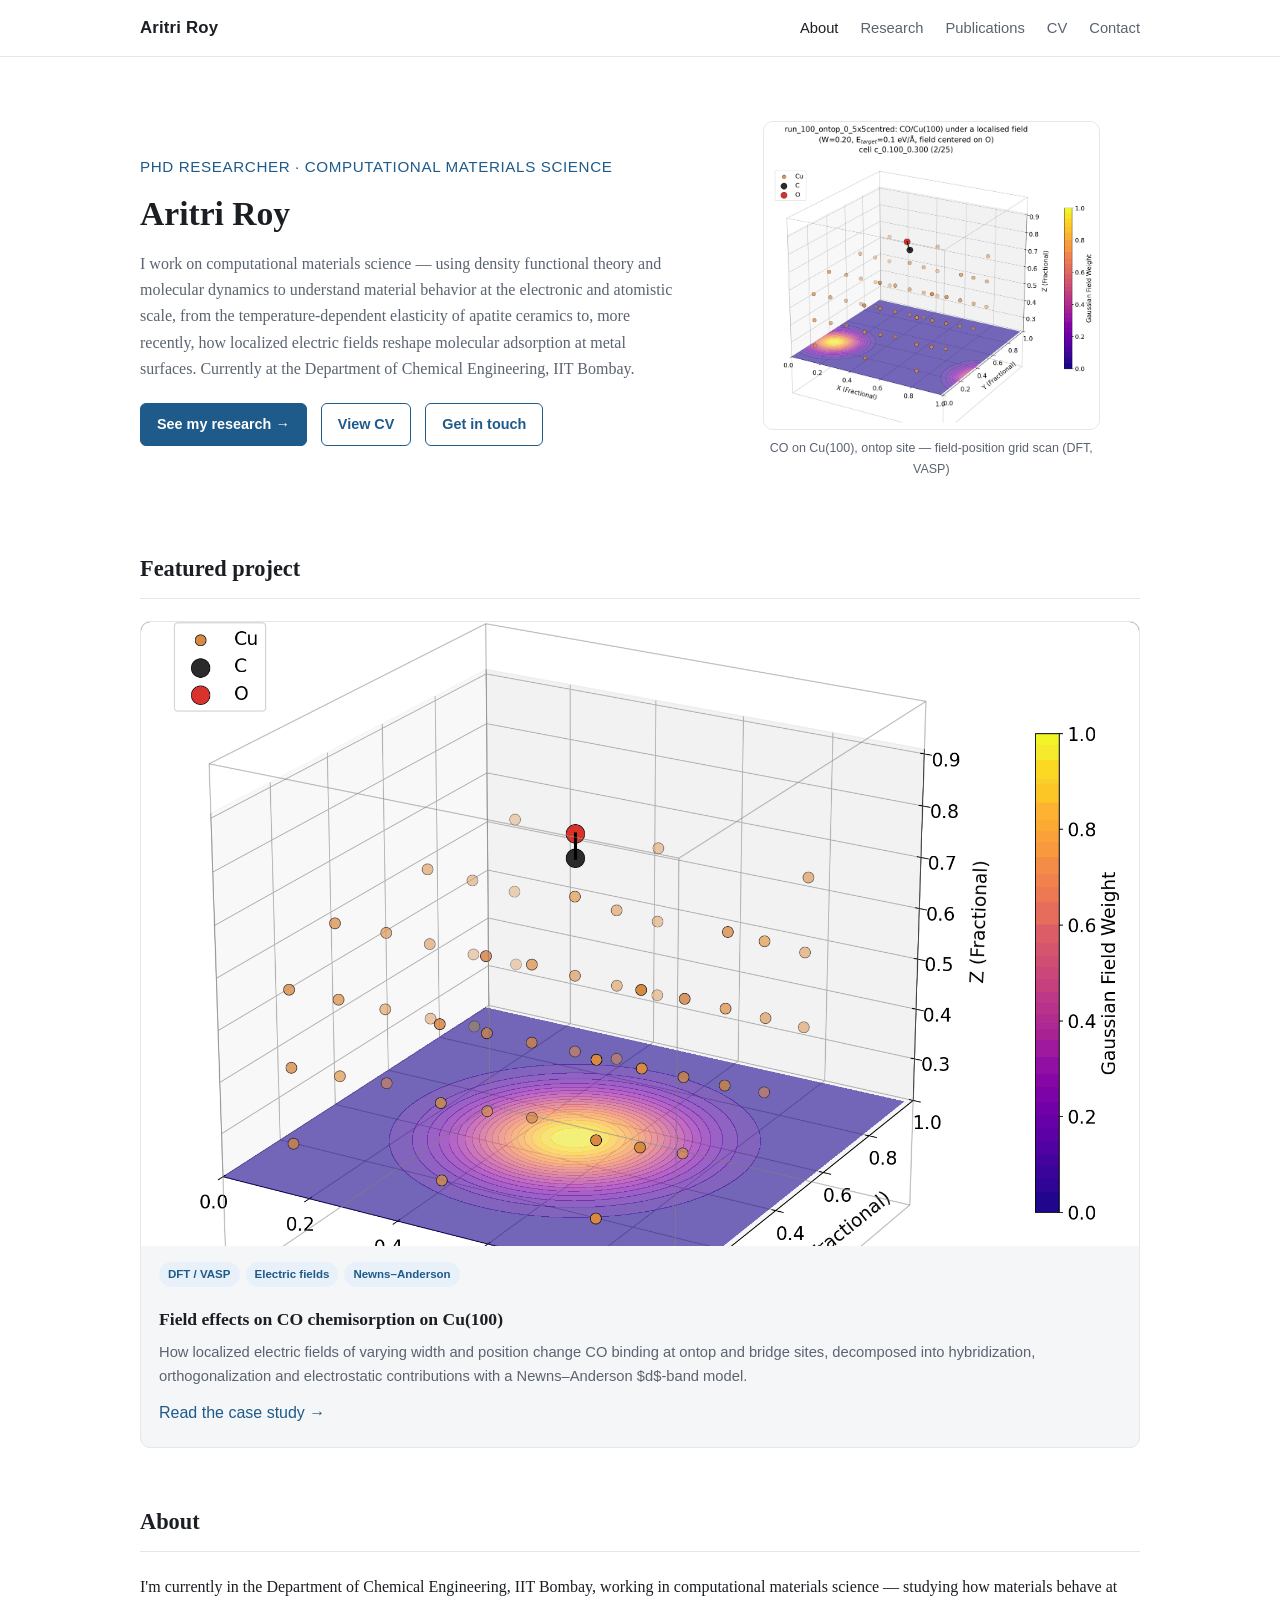
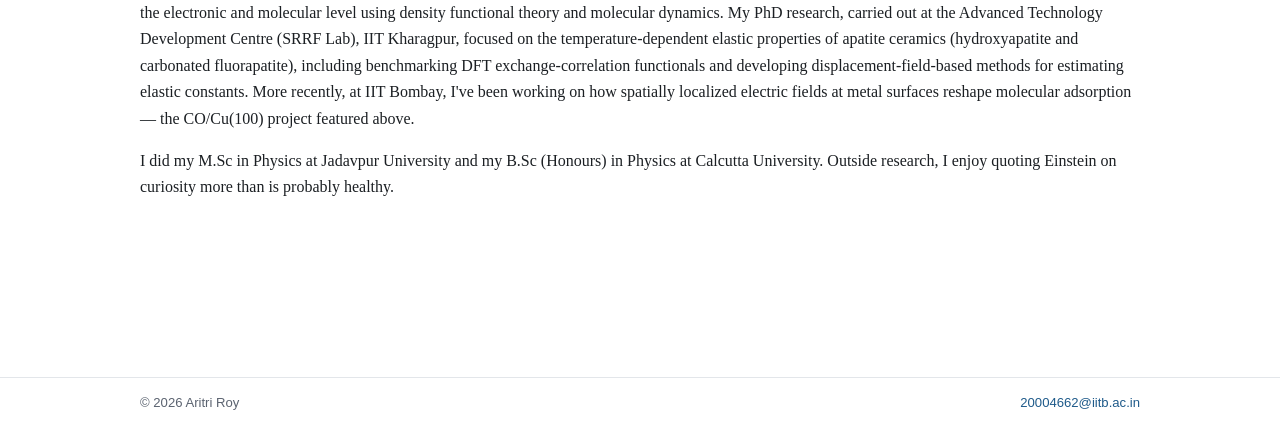
<file: index.html>
<!doctype html>
<html lang="en">
<head>
<meta charset="utf-8">
<meta name="viewport" content="width=device-width, initial-scale=1">
<title>Aritri Roy — PhD Researcher</title>
<meta name="description" content="Personal academic site of Aritri Roy, computational materials researcher (Dept. of Chemical Engineering, IIT Bombay) — density functional theory and molecular dynamics studies of ceramics and electrified interfaces.">
<link rel="stylesheet" href="css/style.css">
</head>
<body>
<header class="site-header">
  <nav class="nav-wrap">
    <a class="brand" href="index.html">Aritri Roy</a>
    <button class="nav-toggle" aria-label="Toggle menu">&#9776;</button>
    <ul class="nav-links">
      <li><a href="index.html">About</a></li>
      <li><a href="research.html">Research</a></li>
      <li><a href="publications.html">Publications</a></li>
      <li><a href="cv.html">CV</a></li>
      <li><a href="contact.html">Contact</a></li>
    </ul>
  </nav>
</header>

<main>
  <section class="hero">
    <div>
      <div class="tagline">PhD Researcher &middot; Computational Materials Science</div>
      <h1>Aritri Roy</h1>
      <p>
        I work on computational materials science &mdash; using density
        functional theory and molecular dynamics to understand material
        behavior at the electronic and atomistic scale, from the
        temperature-dependent elasticity of apatite ceramics to, more
        recently, how localized electric fields reshape molecular
        adsorption at metal surfaces. Currently at the Department of
        Chemical Engineering, IIT Bombay.
      </p>
      <div class="hero-links">
        <a class="btn filled" href="research.html">See my research &rarr;</a>
        <a class="btn" href="cv.html">View CV</a>
        <a class="btn" href="contact.html">Get in touch</a>
      </div>
    </div>
    <figure class="hero-figure">
      <img src="assets/img/ontop-5x5centred-grid.gif" alt="CO adsorbed on Cu(100), 3D structure under a scanned external field grid">
      <figcaption>CO on Cu(100), ontop site — field-position grid scan (DFT, VASP)</figcaption>
    </figure>
  </section>

  <section>
    <h2>Featured project</h2>
    <div class="project-grid">
      <div class="card">
        <img src="assets/img/ontop-5x5centred-widthscan.gif" alt="Width scan animation of the applied field over the CO/Cu(100) ontop structure">
        <div class="card-body">
          <div class="card-tags">
            <span class="tag">DFT / VASP</span>
            <span class="tag">Electric fields</span>
            <span class="tag">Newns&ndash;Anderson</span>
          </div>
          <h3>Field effects on CO chemisorption on Cu(100)</h3>
          <p>
            How localized electric fields of varying width and position
            change CO binding at ontop and bridge sites, decomposed into
            hybridization, orthogonalization and electrostatic
            contributions with a Newns&ndash;Anderson $d$-band model.
          </p>
          <a href="projects/co-cu100-field-effects.html">Read the case study &rarr;</a>
        </div>
      </div>
    </div>
  </section>

  <section>
    <h2>About</h2>
    <div class="prose">
      <p>
        I'm currently in the Department of Chemical Engineering, IIT
        Bombay, working in computational materials science &mdash;
        studying how materials behave at the electronic and molecular
        level using density functional theory and molecular dynamics. My
        PhD research, carried out at the Advanced Technology Development
        Centre (SRRF Lab), IIT Kharagpur, focused on the
        temperature-dependent elastic properties of apatite ceramics
        (hydroxyapatite and carbonated fluorapatite), including
        benchmarking DFT exchange-correlation functionals and developing
        displacement-field-based methods for estimating elastic constants.
        More recently, at IIT Bombay, I've been working on how spatially
        localized electric fields at metal surfaces reshape molecular
        adsorption &mdash; the CO/Cu(100) project featured above.
      </p>
      <p>
        I did my M.Sc in Physics at Jadavpur University and my B.Sc
        (Honours) in Physics at Calcutta University. Outside research, I
        enjoy quoting Einstein on curiosity more than is probably healthy.
      </p>
    </div>
  </section>
</main>

<footer class="site-footer">
  <div class="nav-wrap">
    <span>&copy; <span id="year"></span> Aritri Roy</span>
    <span><a href="contact.html">20004662@iitb.ac.in</a></span>
  </div>
</footer>
<script src="js/main.js"></script>
<script>document.getElementById("year").textContent = new Date().getFullYear();</script>
</body>
</html>
</file>
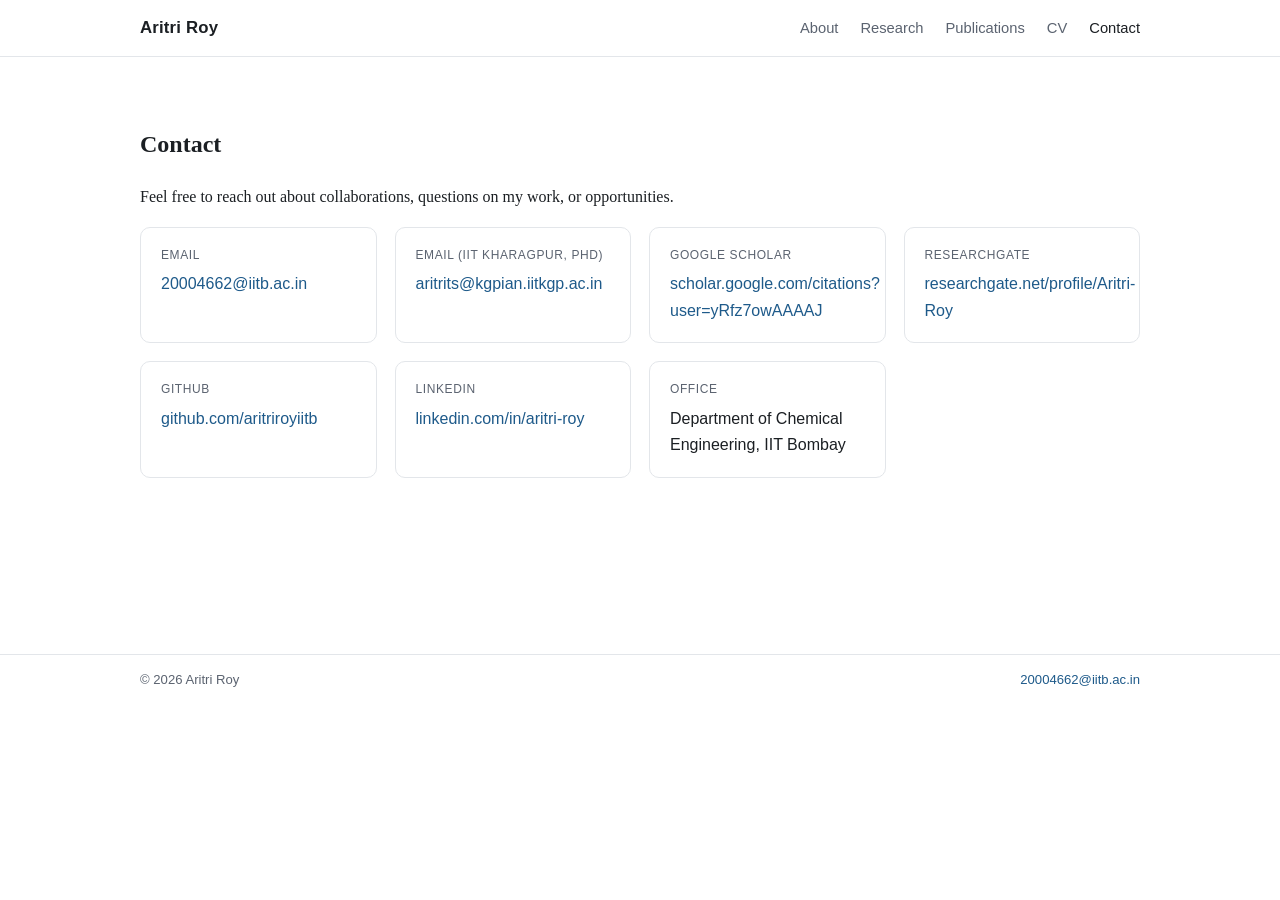
<file: contact.html>
<!doctype html>
<html lang="en">
<head>
<meta charset="utf-8">
<meta name="viewport" content="width=device-width, initial-scale=1">
<title>Contact — Aritri Roy</title>
<link rel="stylesheet" href="css/style.css">
</head>
<body>
<header class="site-header">
  <nav class="nav-wrap">
    <a class="brand" href="index.html">Aritri Roy</a>
    <button class="nav-toggle" aria-label="Toggle menu">&#9776;</button>
    <ul class="nav-links">
      <li><a href="index.html">About</a></li>
      <li><a href="research.html">Research</a></li>
      <li><a href="publications.html">Publications</a></li>
      <li><a href="cv.html">CV</a></li>
      <li><a href="contact.html">Contact</a></li>
    </ul>
  </nav>
</header>

<main>
  <section>
    <h1>Contact</h1>
    <p class="prose">Feel free to reach out about collaborations, questions on my work, or opportunities.</p>

    <div class="contact-grid">
      <div class="contact-card">
        <div class="label">Email</div>
        <a href="mailto:20004662@iitb.ac.in">20004662@iitb.ac.in</a>
      </div>
      <div class="contact-card">
        <div class="label">Email (IIT Kharagpur, PhD)</div>
        <a href="mailto:aritrits@kgpian.iitkgp.ac.in">aritrits@kgpian.iitkgp.ac.in</a>
      </div>
      <div class="contact-card">
        <div class="label">Google Scholar</div>
        <a href="https://scholar.google.com/citations?user=yRfz7owAAAAJ&hl=en">scholar.google.com/citations?user=yRfz7owAAAAJ</a>
      </div>
      <div class="contact-card">
        <div class="label">ResearchGate</div>
        <a href="https://www.researchgate.net/profile/Aritri-Roy">researchgate.net/profile/Aritri-Roy</a>
      </div>
      <div class="contact-card">
        <div class="label">GitHub</div>
        <a href="https://github.com/aritriroyiitb">github.com/aritriroyiitb</a>
      </div>
      <div class="contact-card">
        <div class="label">LinkedIn</div>
        <a href="https://www.linkedin.com/in/aritri-roy-08142a177/">linkedin.com/in/aritri-roy</a>
      </div>
      <div class="contact-card">
        <div class="label">Office</div>
        <span>Department of Chemical Engineering, IIT Bombay</span>
      </div>
    </div>
  </section>
</main>

<footer class="site-footer">
  <div class="nav-wrap">
    <span>&copy; <span id="year"></span> Aritri Roy</span>
    <span><a href="contact.html">20004662@iitb.ac.in</a></span>
  </div>
</footer>
<script src="js/main.js"></script>
<script>document.getElementById("year").textContent = new Date().getFullYear();</script>
</body>
</html>
</file>
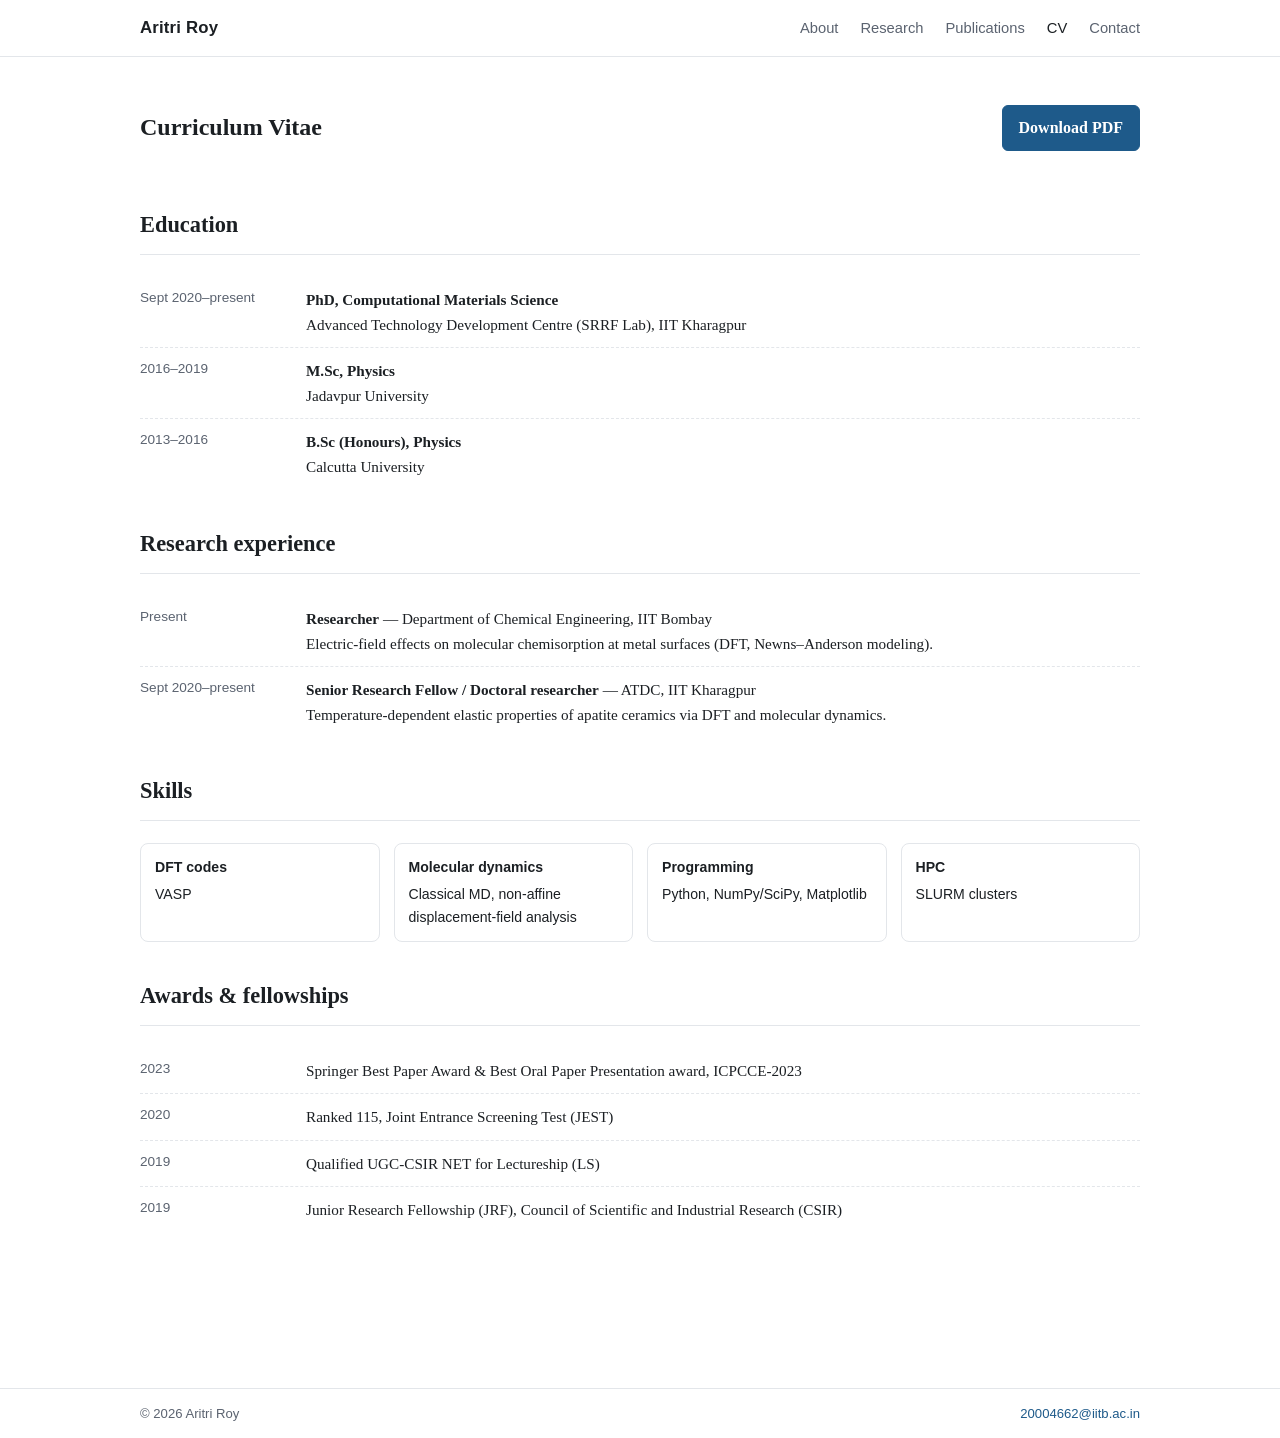
<file: cv.html>
<!doctype html>
<html lang="en">
<head>
<meta charset="utf-8">
<meta name="viewport" content="width=device-width, initial-scale=1">
<title>CV — Aritri Roy</title>
<link rel="stylesheet" href="css/style.css">
</head>
<body>
<header class="site-header">
  <nav class="nav-wrap">
    <a class="brand" href="index.html">Aritri Roy</a>
    <button class="nav-toggle" aria-label="Toggle menu">&#9776;</button>
    <ul class="nav-links">
      <li><a href="index.html">About</a></li>
      <li><a href="research.html">Research</a></li>
      <li><a href="publications.html">Publications</a></li>
      <li><a href="cv.html">CV</a></li>
      <li><a href="contact.html">Contact</a></li>
    </ul>
  </nav>
</header>

<main>
  <section style="display:flex; justify-content:space-between; align-items:center; flex-wrap:wrap; gap:14px;">
    <h1 style="margin:0;">Curriculum Vitae</h1>
    <a class="btn filled" href="https://drive.google.com/file/d/1f4Oh1YoYyNCXpkqY3kNByIlD_nodIgKc/view?usp=drive_link">Download PDF</a>
  </section>

  <section class="cv-section">
    <h2>Education</h2>
    <ul class="cv-list">
      <li><span class="when">Sept 2020&ndash;present</span><span><strong>PhD, Computational Materials Science</strong><br>Advanced Technology Development Centre (SRRF Lab), IIT Kharagpur</span></li>
      <li><span class="when">2016&ndash;2019</span><span><strong>M.Sc, Physics</strong><br>Jadavpur University</span></li>
      <li><span class="when">2013&ndash;2016</span><span><strong>B.Sc (Honours), Physics</strong><br>Calcutta University</span></li>
    </ul>
  </section>

  <section class="cv-section">
    <h2>Research experience</h2>
    <ul class="cv-list">
      <li><span class="when">Present</span><span><strong>Researcher</strong> &mdash; Department of Chemical Engineering, IIT Bombay<br>Electric-field effects on molecular chemisorption at metal surfaces (DFT, Newns&ndash;Anderson modeling).</span></li>
      <li><span class="when">Sept 2020&ndash;present</span><span><strong>Senior Research Fellow / Doctoral researcher</strong> &mdash; ATDC, IIT Kharagpur<br>Temperature-dependent elastic properties of apatite ceramics via DFT and molecular dynamics.</span></li>
    </ul>
  </section>

  <section class="cv-section">
    <h2>Skills</h2>
    <div class="skills-grid">
      <div class="skill-box"><strong>DFT codes</strong>VASP</div>
      <div class="skill-box"><strong>Molecular dynamics</strong>Classical MD, non-affine displacement-field analysis</div>
      <div class="skill-box"><strong>Programming</strong>Python, NumPy/SciPy, Matplotlib</div>
      <div class="skill-box"><strong>HPC</strong>SLURM clusters</div>
    </div>
  </section>

  <section class="cv-section">
    <h2>Awards &amp; fellowships</h2>
    <ul class="cv-list">
      <li><span class="when">2023</span><span>Springer Best Paper Award &amp; Best Oral Paper Presentation award, ICPCCE-2023</span></li>
      <li><span class="when">2020</span><span>Ranked 115, Joint Entrance Screening Test (JEST)</span></li>
      <li><span class="when">2019</span><span>Qualified UGC-CSIR NET for Lectureship (LS)</span></li>
      <li><span class="when">2019</span><span>Junior Research Fellowship (JRF), Council of Scientific and Industrial Research (CSIR)</span></li>
    </ul>
  </section>
</main>

<footer class="site-footer">
  <div class="nav-wrap">
    <span>&copy; <span id="year"></span> Aritri Roy</span>
    <span><a href="contact.html">20004662@iitb.ac.in</a></span>
  </div>
</footer>
<script src="js/main.js"></script>
<script>document.getElementById("year").textContent = new Date().getFullYear();</script>
</body>
</html>
</file>
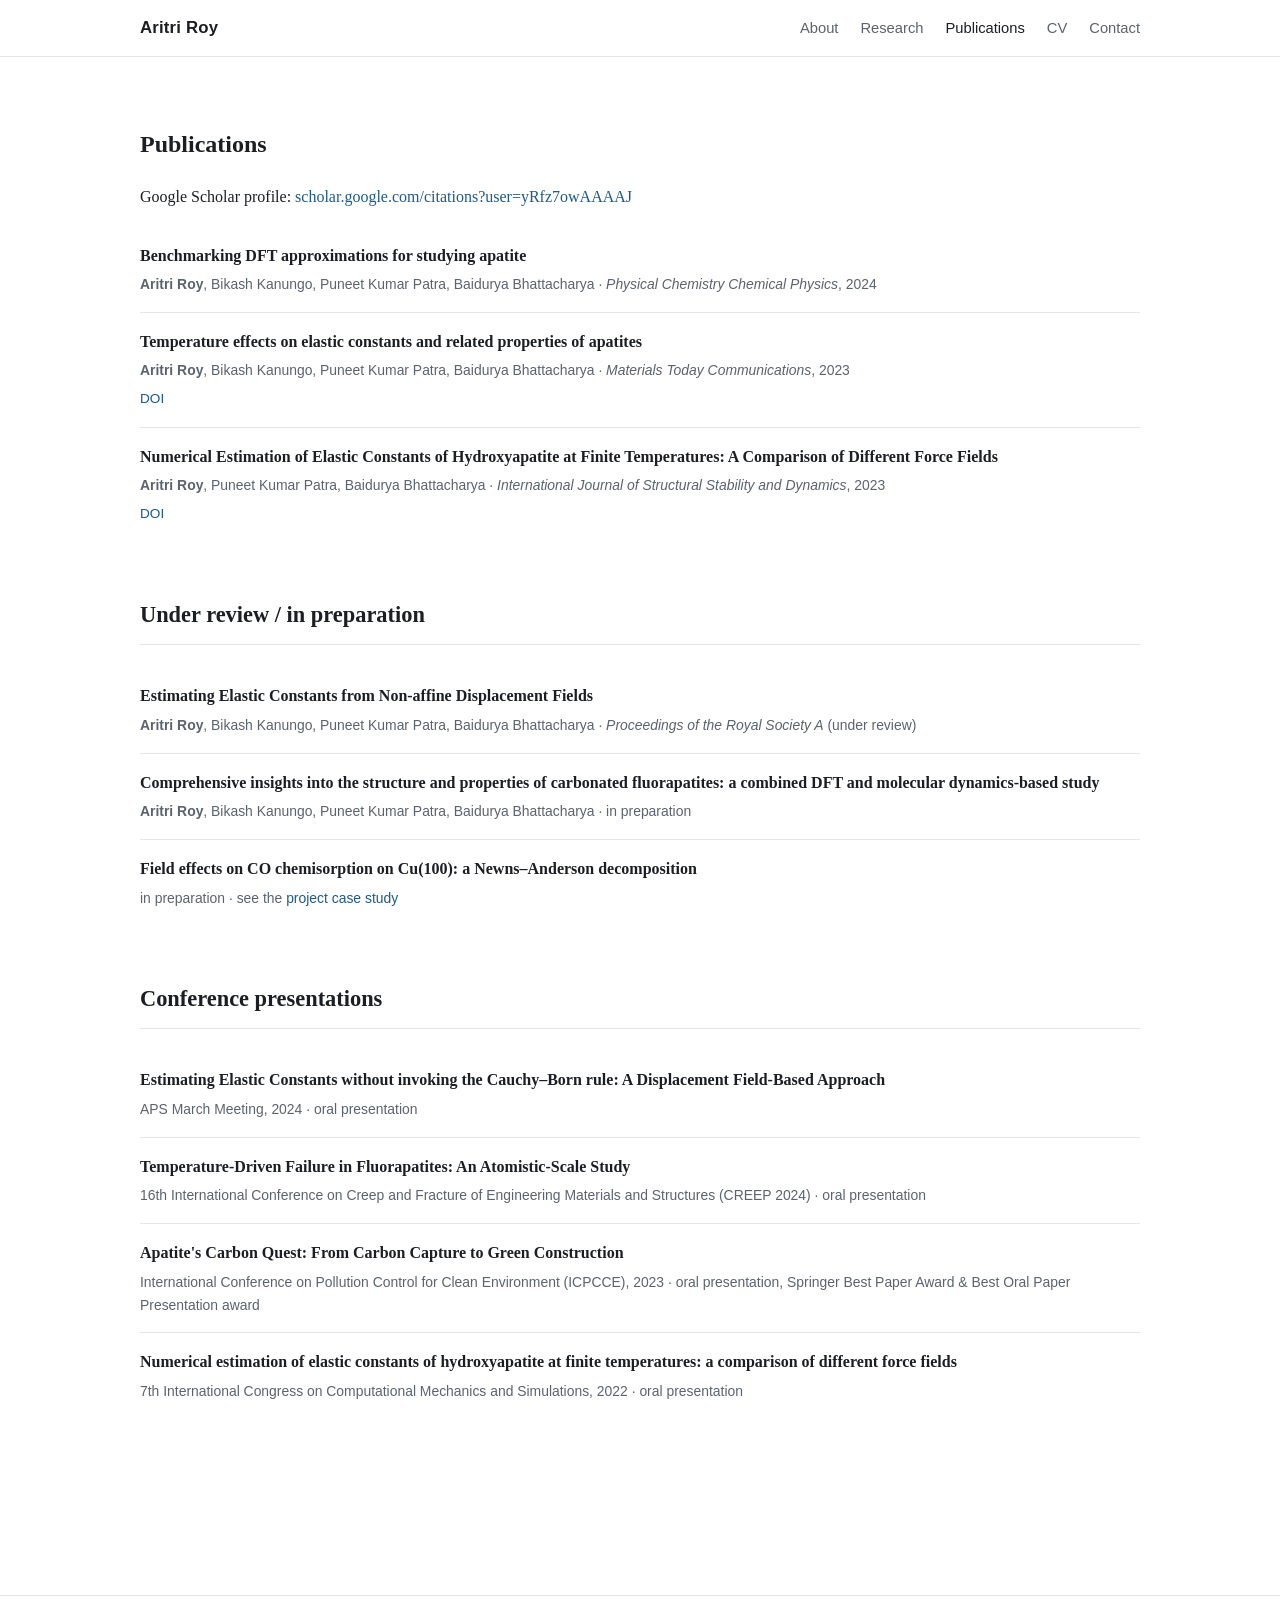
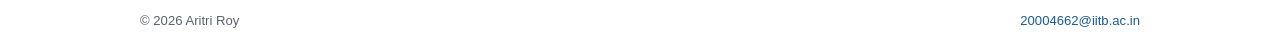
<file: publications.html>
<!doctype html>
<html lang="en">
<head>
<meta charset="utf-8">
<meta name="viewport" content="width=device-width, initial-scale=1">
<title>Publications — Aritri Roy</title>
<link rel="stylesheet" href="css/style.css">
</head>
<body>
<header class="site-header">
  <nav class="nav-wrap">
    <a class="brand" href="index.html">Aritri Roy</a>
    <button class="nav-toggle" aria-label="Toggle menu">&#9776;</button>
    <ul class="nav-links">
      <li><a href="index.html">About</a></li>
      <li><a href="research.html">Research</a></li>
      <li><a href="publications.html">Publications</a></li>
      <li><a href="cv.html">CV</a></li>
      <li><a href="contact.html">Contact</a></li>
    </ul>
  </nav>
</header>

<main>
  <section>
    <h1>Publications</h1>
    <p class="prose">Google Scholar profile: <a href="https://scholar.google.com/citations?user=yRfz7owAAAAJ&amp;hl=en">scholar.google.com/citations?user=yRfz7owAAAAJ</a></p>

    <ul class="pub-list">
      <li>
        <div class="pub-title">Benchmarking DFT approximations for studying apatite</div>
        <div class="pub-meta"><strong>Aritri Roy</strong>, Bikash Kanungo, Puneet Kumar Patra, Baidurya Bhattacharya &middot; <em>Physical Chemistry Chemical Physics</em>, 2024</div>
      </li>
      <li>
        <div class="pub-title">Temperature effects on elastic constants and related properties of apatites</div>
        <div class="pub-meta"><strong>Aritri Roy</strong>, Bikash Kanungo, Puneet Kumar Patra, Baidurya Bhattacharya &middot; <em>Materials Today Communications</em>, 2023</div>
        <div class="pub-links">
          <a href="https://doi.org/10.1016/j.mtcomm.2023.106223">DOI</a>
        </div>
      </li>
      <li>
        <div class="pub-title">Numerical Estimation of Elastic Constants of Hydroxyapatite at Finite Temperatures: A Comparison of Different Force Fields</div>
        <div class="pub-meta"><strong>Aritri Roy</strong>, Puneet Kumar Patra, Baidurya Bhattacharya &middot; <em>International Journal of Structural Stability and Dynamics</em>, 2023</div>
        <div class="pub-links">
          <a href="https://doi.org/10.1142/S0219455424400017">DOI</a>
        </div>
      </li>
    </ul>
  </section>

  <section>
    <h2>Under review / in preparation</h2>
    <ul class="pub-list">
      <li>
        <div class="pub-title">Estimating Elastic Constants from Non-affine Displacement Fields</div>
        <div class="pub-meta"><strong>Aritri Roy</strong>, Bikash Kanungo, Puneet Kumar Patra, Baidurya Bhattacharya &middot; <em>Proceedings of the Royal Society A</em> (under review)</div>
      </li>
      <li>
        <div class="pub-title">Comprehensive insights into the structure and properties of carbonated fluorapatites: a combined DFT and molecular dynamics-based study</div>
        <div class="pub-meta"><strong>Aritri Roy</strong>, Bikash Kanungo, Puneet Kumar Patra, Baidurya Bhattacharya &middot; in preparation</div>
      </li>
      <li>
        <div class="pub-title">Field effects on CO chemisorption on Cu(100): a Newns&ndash;Anderson decomposition</div>
        <div class="pub-meta">in preparation &middot; see the <a href="projects/co-cu100-field-effects.html">project case study</a></div>
      </li>
    </ul>
  </section>

  <section>
    <h2>Conference presentations</h2>
    <ul class="pub-list">
      <li>
        <div class="pub-title">Estimating Elastic Constants without invoking the Cauchy&ndash;Born rule: A Displacement Field-Based Approach</div>
        <div class="pub-meta">APS March Meeting, 2024 &middot; oral presentation</div>
      </li>
      <li>
        <div class="pub-title">Temperature-Driven Failure in Fluorapatites: An Atomistic-Scale Study</div>
        <div class="pub-meta">16th International Conference on Creep and Fracture of Engineering Materials and Structures (CREEP 2024) &middot; oral presentation</div>
      </li>
      <li>
        <div class="pub-title">Apatite's Carbon Quest: From Carbon Capture to Green Construction</div>
        <div class="pub-meta">International Conference on Pollution Control for Clean Environment (ICPCCE), 2023 &middot; oral presentation, Springer Best Paper Award &amp; Best Oral Paper Presentation award</div>
      </li>
      <li>
        <div class="pub-title">Numerical estimation of elastic constants of hydroxyapatite at finite temperatures: a comparison of different force fields</div>
        <div class="pub-meta">7th International Congress on Computational Mechanics and Simulations, 2022 &middot; oral presentation</div>
      </li>
    </ul>
  </section>
</main>

<footer class="site-footer">
  <div class="nav-wrap">
    <span>&copy; <span id="year"></span> Aritri Roy</span>
    <span><a href="contact.html">20004662@iitb.ac.in</a></span>
  </div>
</footer>
<script src="js/main.js"></script>
<script>document.getElementById("year").textContent = new Date().getFullYear();</script>
</body>
</html>
</file>
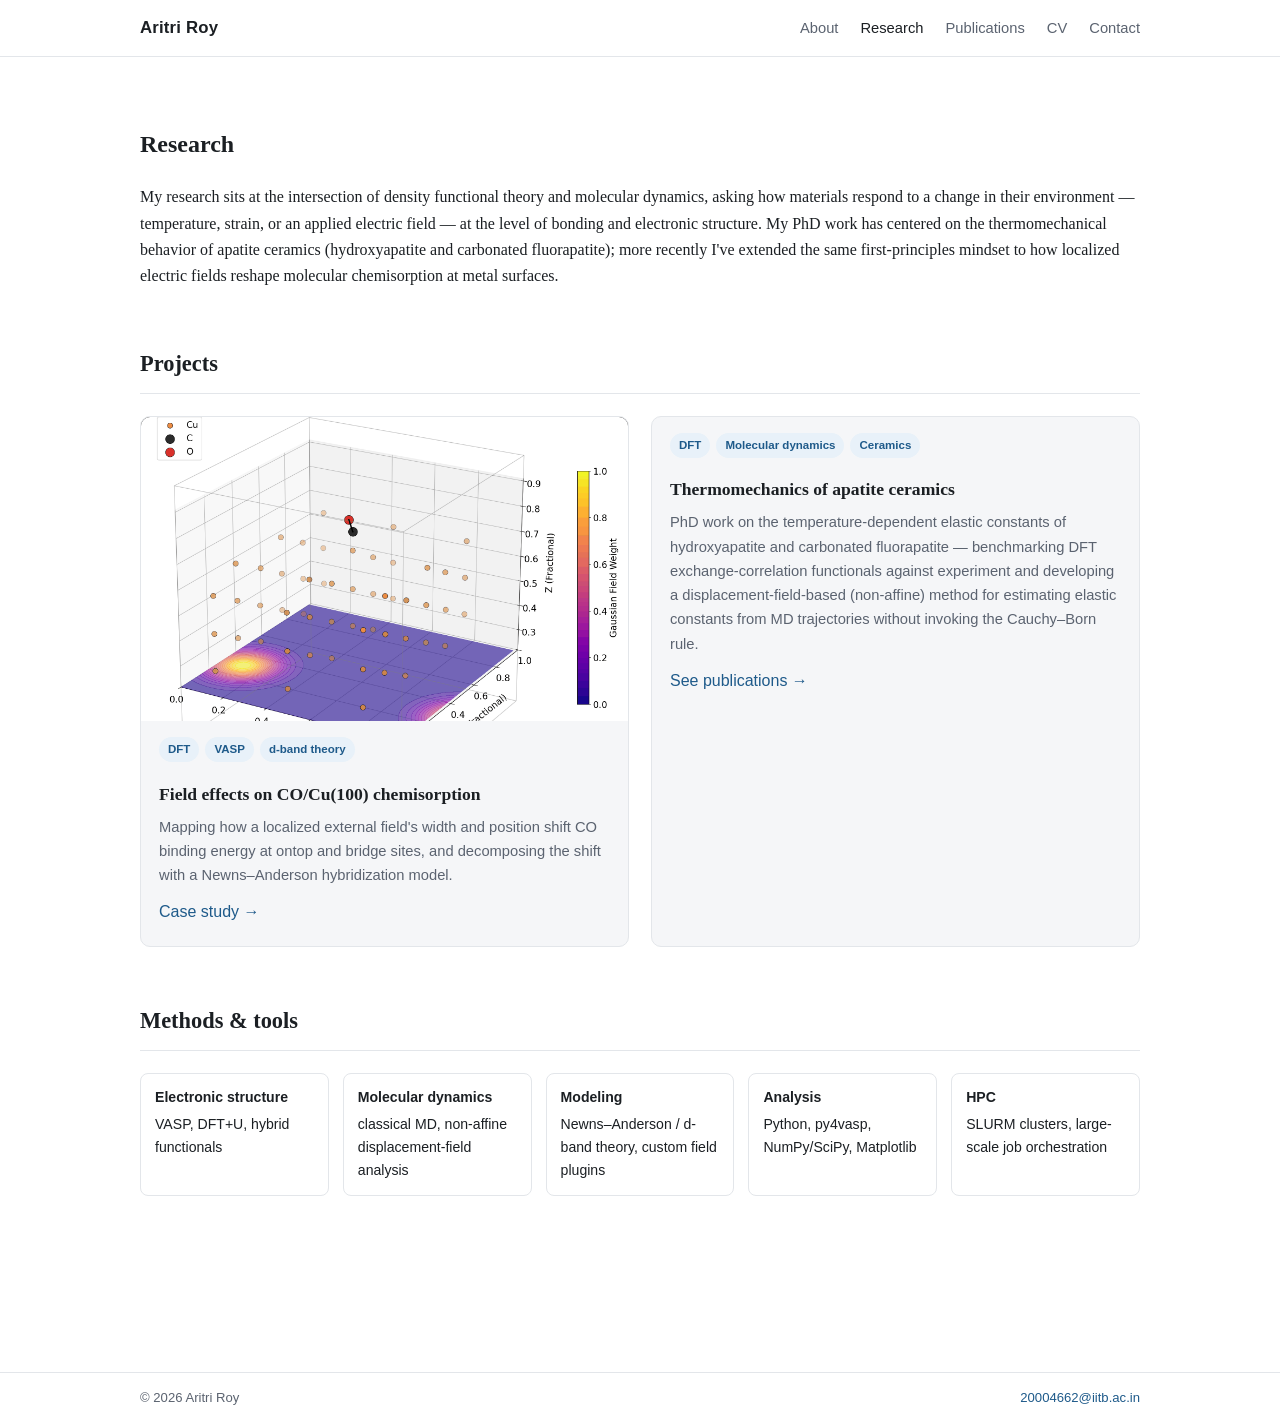
<file: research.html>
<!doctype html>
<html lang="en">
<head>
<meta charset="utf-8">
<meta name="viewport" content="width=device-width, initial-scale=1">
<title>Research — Aritri Roy</title>
<link rel="stylesheet" href="css/style.css">
</head>
<body>
<header class="site-header">
  <nav class="nav-wrap">
    <a class="brand" href="index.html">Aritri Roy</a>
    <button class="nav-toggle" aria-label="Toggle menu">&#9776;</button>
    <ul class="nav-links">
      <li><a href="index.html">About</a></li>
      <li><a href="research.html">Research</a></li>
      <li><a href="publications.html">Publications</a></li>
      <li><a href="cv.html">CV</a></li>
      <li><a href="contact.html">Contact</a></li>
    </ul>
  </nav>
</header>

<main>
  <section>
    <h1>Research</h1>
    <p class="prose">
      My research sits at the intersection of density functional theory
      and molecular dynamics, asking how materials respond to a change in
      their environment &mdash; temperature, strain, or an applied electric
      field &mdash; at the level of bonding and electronic structure. My
      PhD work has centered on the thermomechanical behavior of apatite
      ceramics (hydroxyapatite and carbonated fluorapatite); more recently
      I've extended the same first-principles mindset to how localized
      electric fields reshape molecular chemisorption at metal surfaces.
    </p>
  </section>

  <section>
    <h2>Projects</h2>
    <div class="project-grid">

      <div class="card">
        <img src="assets/img/ontop-5x5centred-grid.gif" alt="CO/Cu(100) field-position grid scan">
        <div class="card-body">
          <div class="card-tags">
            <span class="tag">DFT</span><span class="tag">VASP</span><span class="tag">d-band theory</span>
          </div>
          <h3>Field effects on CO/Cu(100) chemisorption</h3>
          <p>Mapping how a localized external field's width and position shift
             CO binding energy at ontop and bridge sites, and decomposing the
             shift with a Newns&ndash;Anderson hybridization model.</p>
          <a href="projects/co-cu100-field-effects.html">Case study &rarr;</a>
        </div>
      </div>

      <div class="card">
        <div class="card-body">
          <div class="card-tags">
            <span class="tag">DFT</span><span class="tag">Molecular dynamics</span><span class="tag">Ceramics</span>
          </div>
          <h3>Thermomechanics of apatite ceramics</h3>
          <p>PhD work on the temperature-dependent elastic constants of
             hydroxyapatite and carbonated fluorapatite &mdash; benchmarking
             DFT exchange-correlation functionals against experiment and
             developing a displacement-field-based (non-affine) method for
             estimating elastic constants from MD trajectories without
             invoking the Cauchy&ndash;Born rule.</p>
          <a href="publications.html">See publications &rarr;</a>
        </div>
      </div>

    </div>
  </section>

  <section>
    <h2>Methods &amp; tools</h2>
    <div class="skills-grid">
      <div class="skill-box"><strong>Electronic structure</strong>VASP, DFT+U, hybrid functionals</div>
      <div class="skill-box"><strong>Molecular dynamics</strong>classical MD, non-affine displacement-field analysis</div>
      <div class="skill-box"><strong>Modeling</strong>Newns&ndash;Anderson / d-band theory, custom field plugins</div>
      <div class="skill-box"><strong>Analysis</strong>Python, py4vasp, NumPy/SciPy, Matplotlib</div>
      <div class="skill-box"><strong>HPC</strong>SLURM clusters, large-scale job orchestration</div>
    </div>
  </section>
</main>

<footer class="site-footer">
  <div class="nav-wrap">
    <span>&copy; <span id="year"></span> Aritri Roy</span>
    <span><a href="contact.html">20004662@iitb.ac.in</a></span>
  </div>
</footer>
<script src="js/main.js"></script>
<script>document.getElementById("year").textContent = new Date().getFullYear();</script>
</body>
</html>
</file>
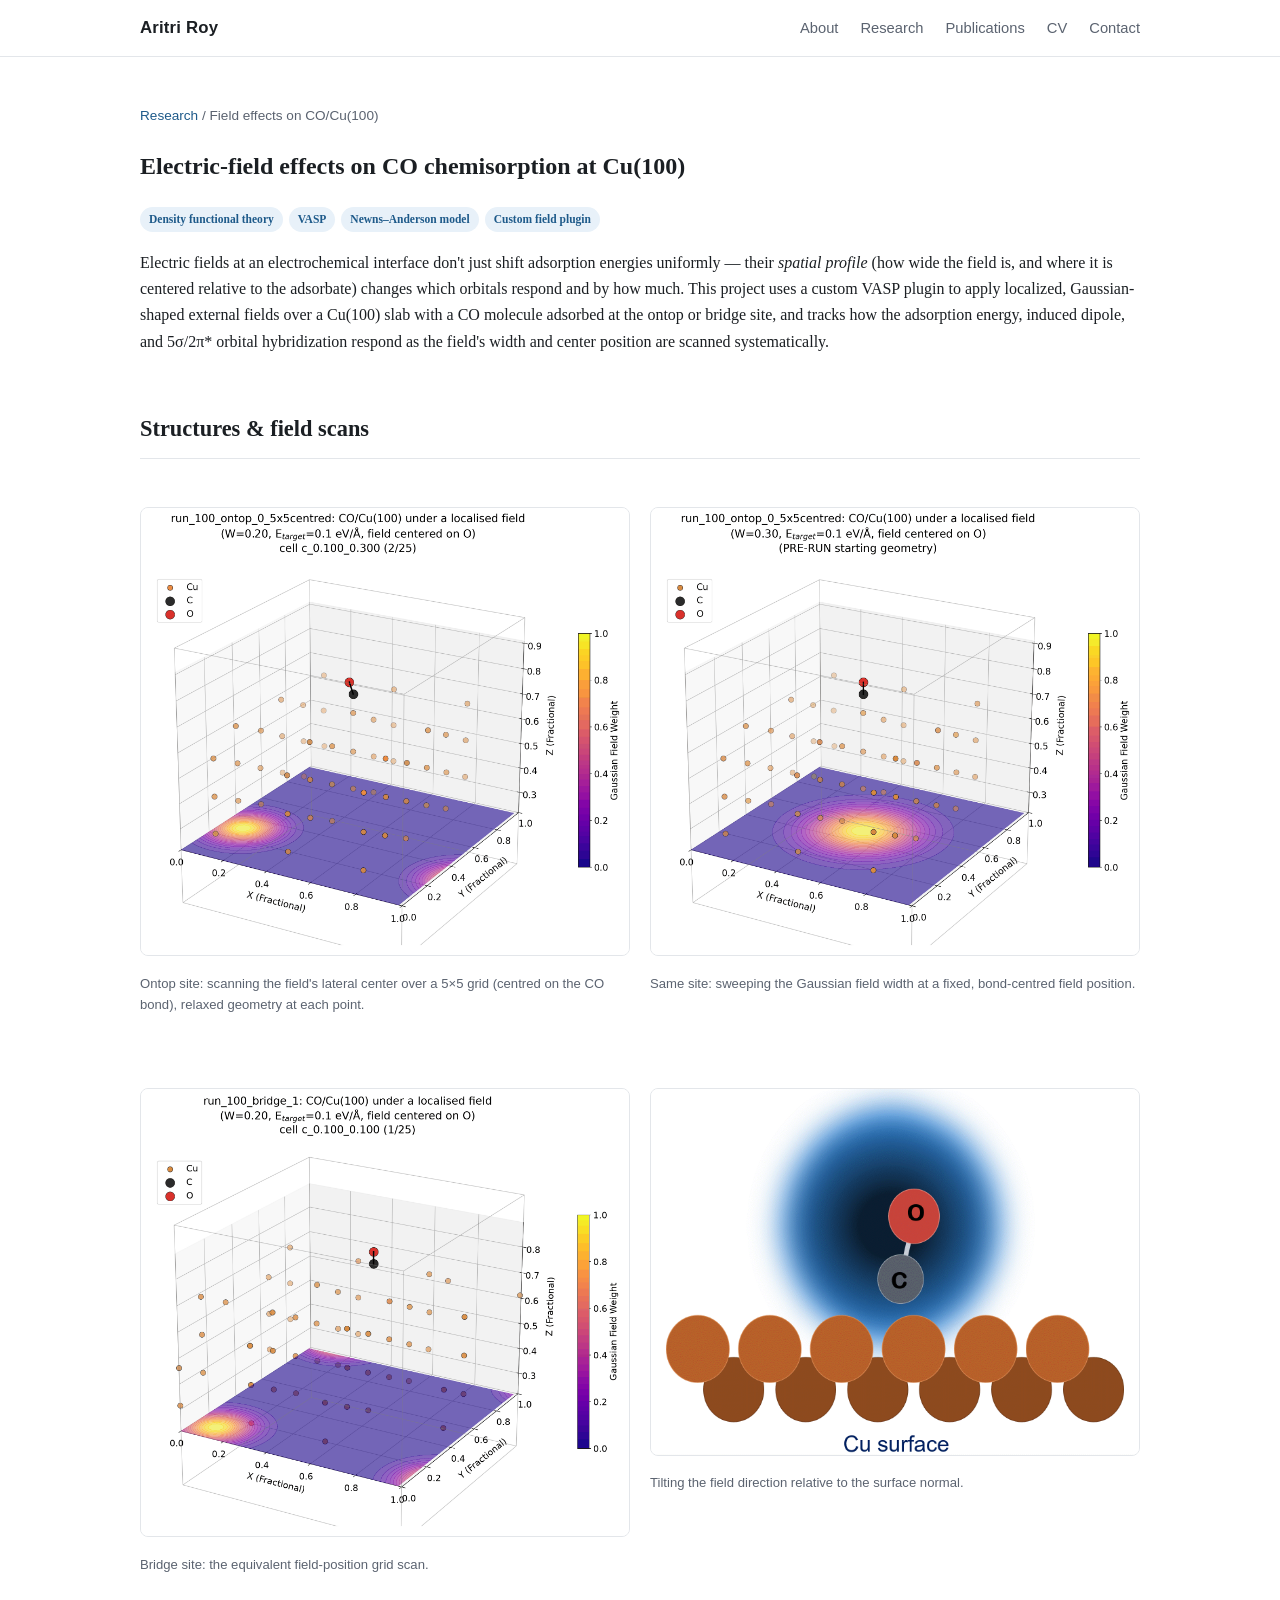
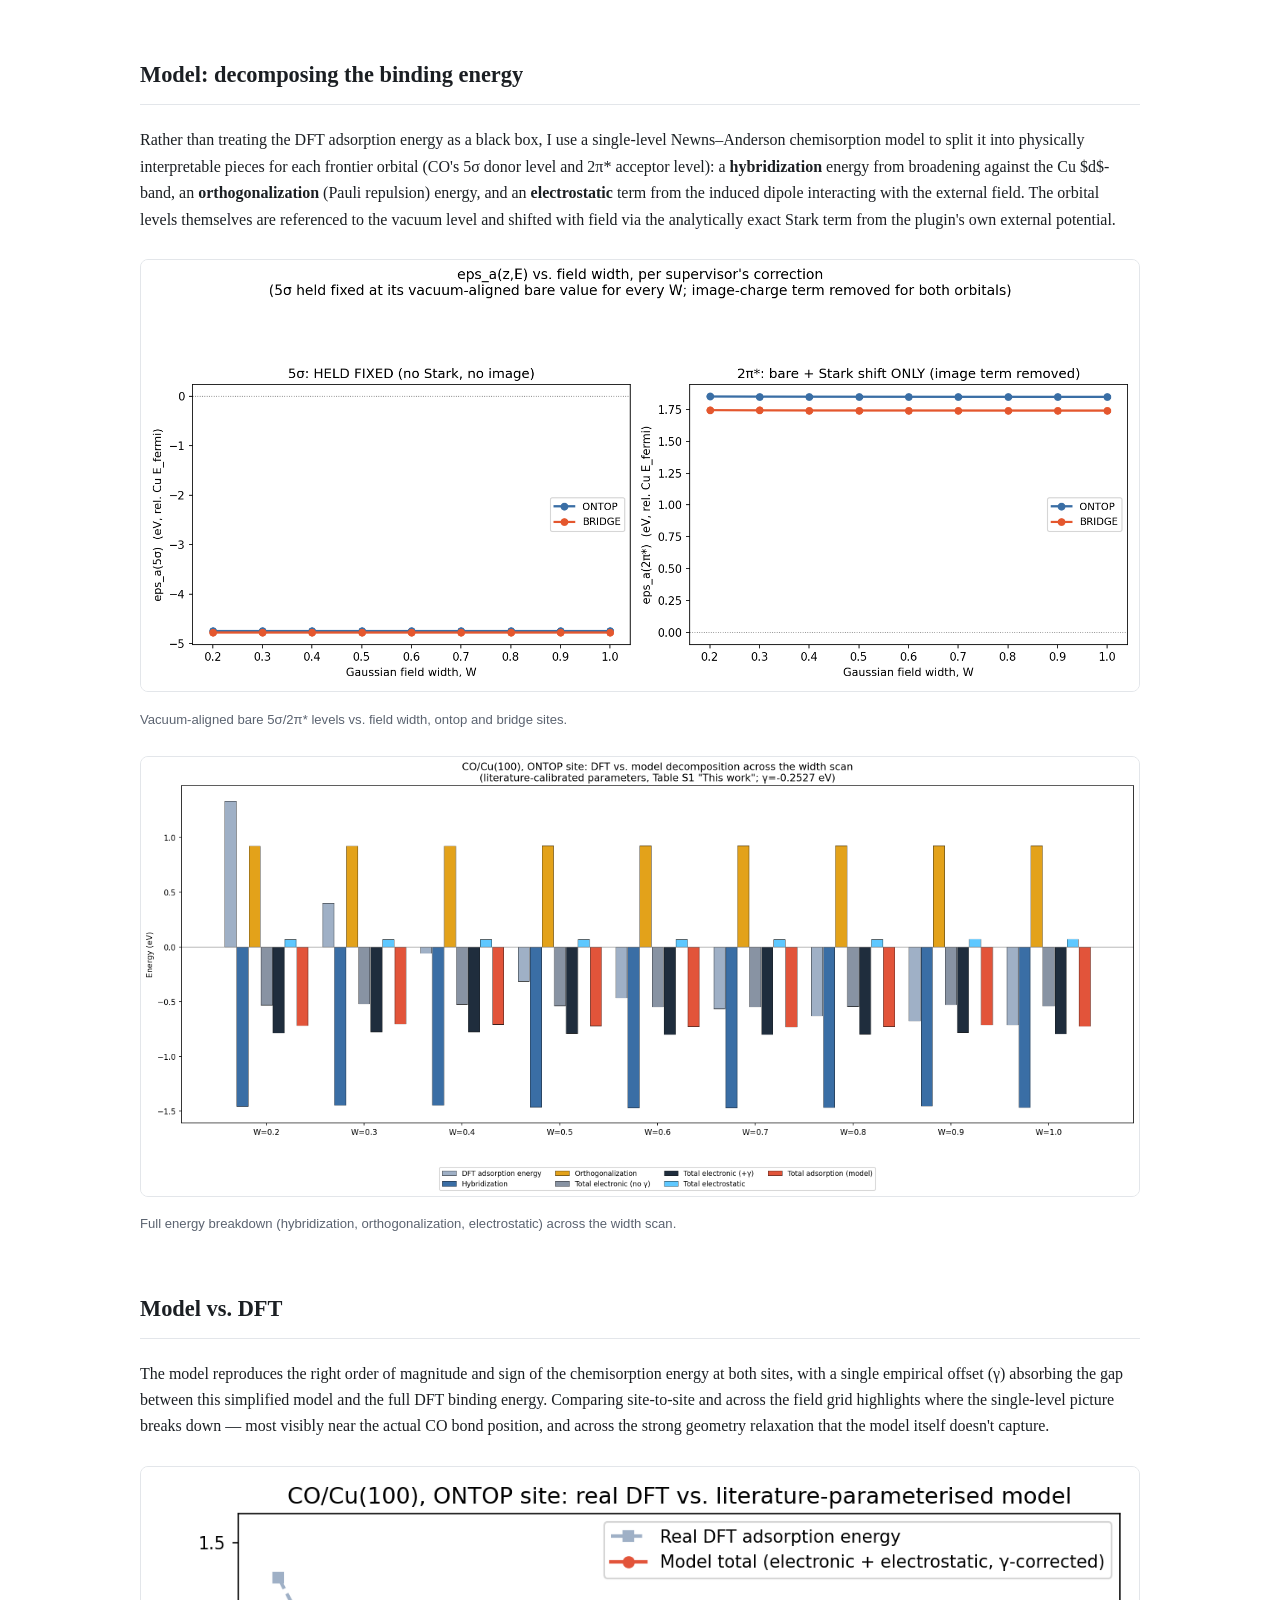
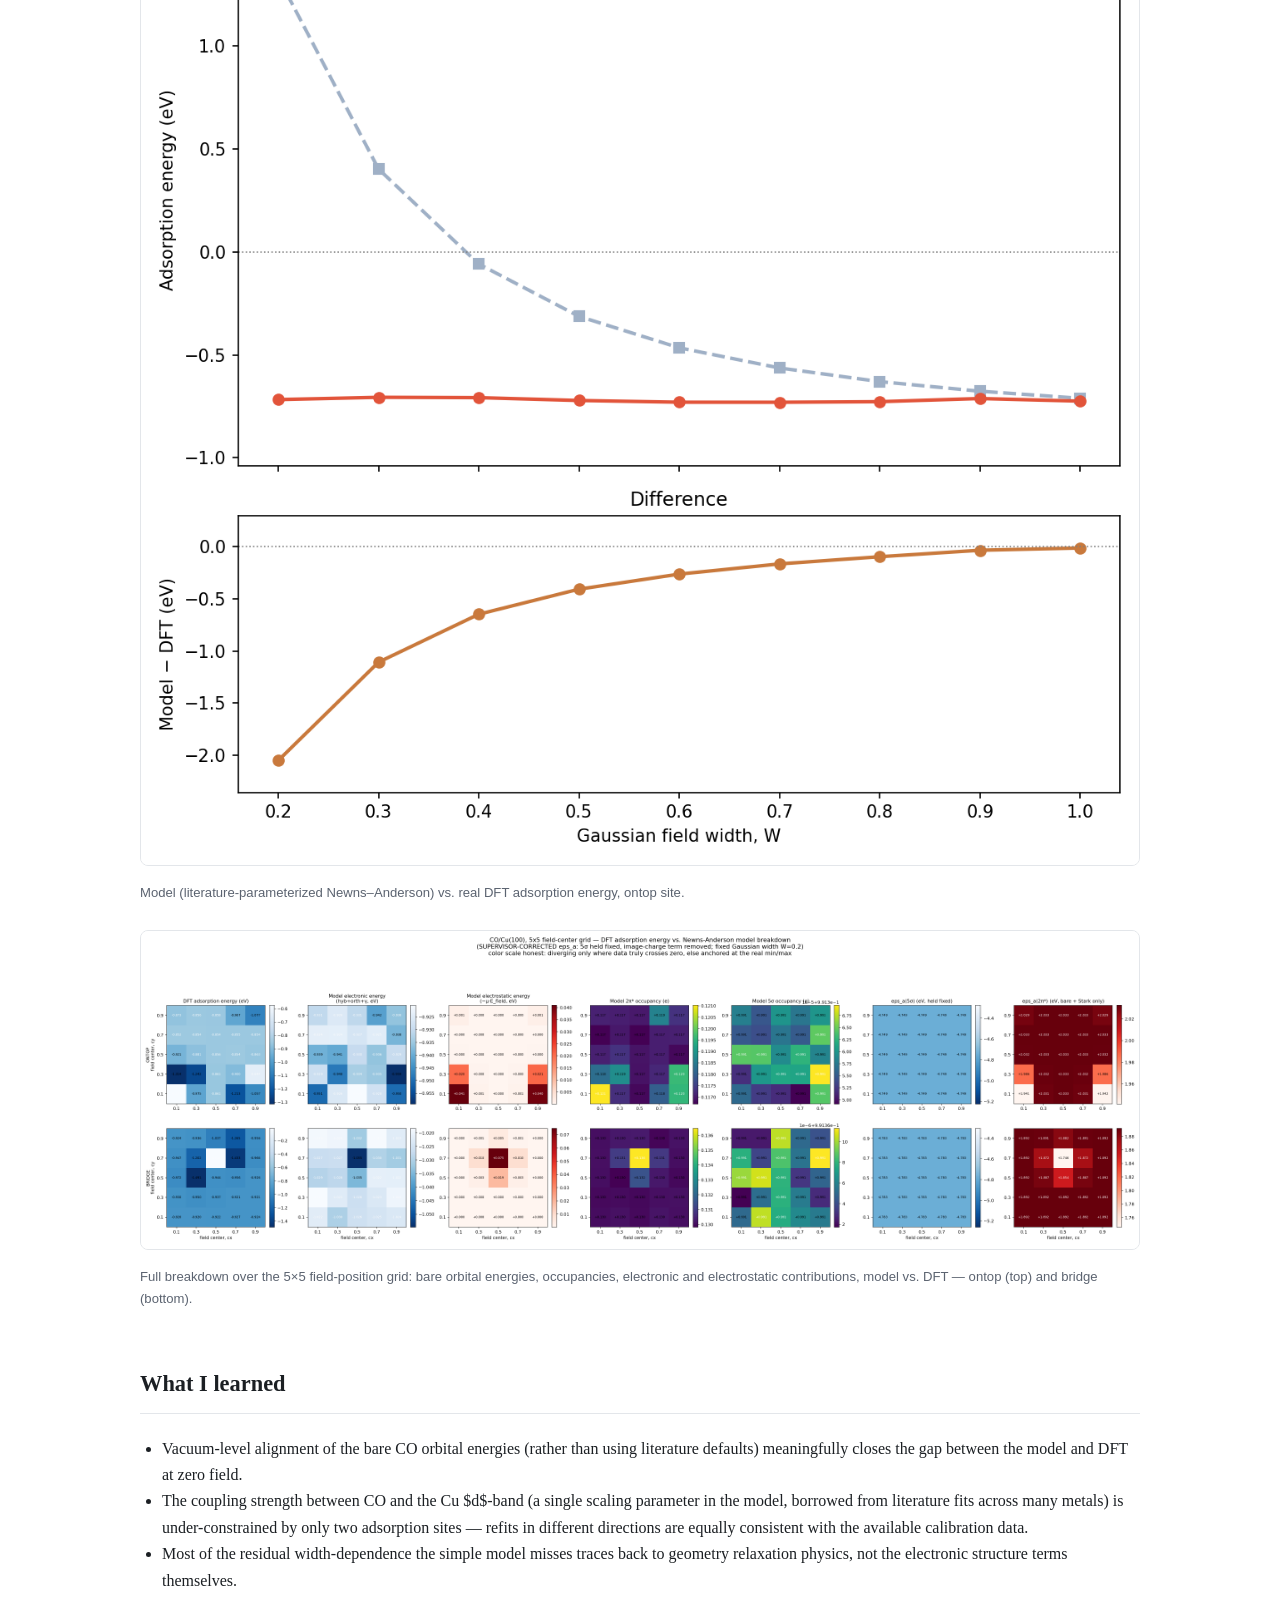
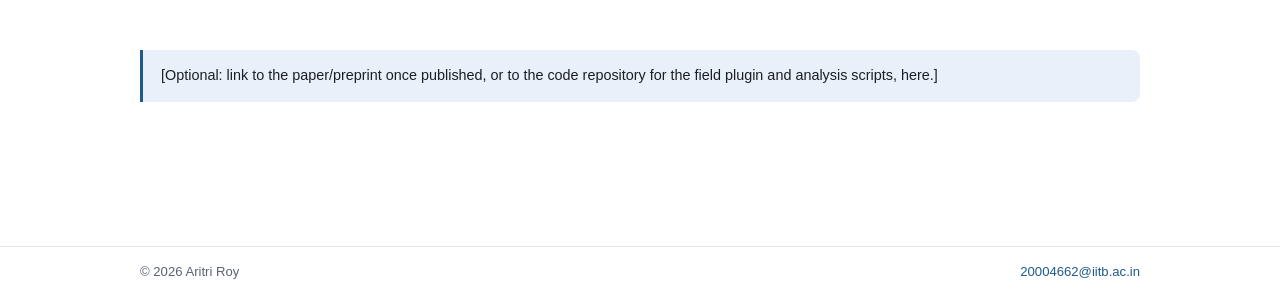
<file: projects/co-cu100-field-effects.html>
<!doctype html>
<html lang="en">
<head>
<meta charset="utf-8">
<meta name="viewport" content="width=device-width, initial-scale=1">
<title>Field effects on CO/Cu(100) chemisorption — Aritri Roy</title>
<link rel="stylesheet" href="../css/style.css">
</head>
<body>
<header class="site-header">
  <nav class="nav-wrap">
    <a class="brand" href="../index.html">Aritri Roy</a>
    <button class="nav-toggle" aria-label="Toggle menu">&#9776;</button>
    <ul class="nav-links">
      <li><a href="../index.html">About</a></li>
      <li><a href="../research.html">Research</a></li>
      <li><a href="../publications.html">Publications</a></li>
      <li><a href="../cv.html">CV</a></li>
      <li><a href="../contact.html">Contact</a></li>
    </ul>
  </nav>
</header>

<main>
  <div class="breadcrumb"><a href="../research.html">Research</a> / Field effects on CO/Cu(100)</div>

  <section>
    <h1>Electric-field effects on CO chemisorption at Cu(100)</h1>
    <div class="card-tags" style="margin-bottom: 18px;">
      <span class="tag">Density functional theory</span>
      <span class="tag">VASP</span>
      <span class="tag">Newns&ndash;Anderson model</span>
      <span class="tag">Custom field plugin</span>
    </div>
    <div class="prose">
      <p>
        Electric fields at an electrochemical interface don't just shift
        adsorption energies uniformly &mdash; their <em>spatial profile</em>
        (how wide the field is, and where it is centered relative to the
        adsorbate) changes which orbitals respond and by how much. This
        project uses a custom VASP plugin to apply localized,
        Gaussian-shaped external fields over a Cu(100) slab with a CO
        molecule adsorbed at the ontop or bridge site, and tracks how the
        adsorption energy, induced dipole, and 5&sigma;/2&pi;* orbital
        hybridization respond as the field's width and center position are
        scanned systematically.
      </p>
    </div>
  </section>

  <section>
    <h2>Structures &amp; field scans</h2>
    <div class="figure-row">
      <figure class="figure-block">
        <img src="../assets/img/ontop-5x5centred-grid.gif" alt="Field-position grid scan, ontop site, centred geometry">
        <figcaption>Ontop site: scanning the field's lateral center over a 5&times;5 grid (centred on the CO bond), relaxed geometry at each point.</figcaption>
      </figure>
      <figure class="figure-block">
        <img src="../assets/img/ontop-5x5centred-widthscan.gif" alt="Field width scan, ontop site, centred geometry">
        <figcaption>Same site: sweeping the Gaussian field width at a fixed, bond-centred field position.</figcaption>
      </figure>
    </div>
    <div class="figure-row" style="margin-top: 20px;">
      <figure class="figure-block">
        <img src="../assets/img/bridge-5x5grid.gif" alt="Field-position grid scan, bridge site">
        <figcaption>Bridge site: the equivalent field-position grid scan.</figcaption>
      </figure>
      <figure class="figure-block">
        <img src="../assets/img/field-tilt.gif" alt="Field tilted relative to the surface normal">
        <figcaption>Tilting the field direction relative to the surface normal.</figcaption>
      </figure>
    </div>
  </section>

  <section>
    <h2>Model: decomposing the binding energy</h2>
    <div class="prose">
      <p>
        Rather than treating the DFT adsorption energy as a black box, I
        use a single-level Newns&ndash;Anderson chemisorption model to split
        it into physically interpretable pieces for each frontier
        orbital (CO's 5&sigma; donor level and 2&pi;* acceptor level):
        a <strong>hybridization</strong> energy from broadening against the
        Cu $d$-band, an <strong>orthogonalization</strong> (Pauli repulsion)
        energy, and an <strong>electrostatic</strong> term from the induced
        dipole interacting with the external field. The orbital levels
        themselves are referenced to the vacuum level and shifted with
        field via the analytically exact Stark term from the plugin's own
        external potential.
      </p>
    </div>
    <div class="figure-block">
      <img src="../assets/figures/eps-a-vs-width.png" alt="Bare orbital energies vs field width for both sites">
      <figcaption>Vacuum-aligned bare 5&sigma;/2&pi;* levels vs. field width, ontop and bridge sites.</figcaption>
    </div>
    <div class="figure-block">
      <img src="../assets/figures/width-scan-bar.png" alt="Full width-scan energy breakdown bar chart">
      <figcaption>Full energy breakdown (hybridization, orthogonalization, electrostatic) across the width scan.</figcaption>
    </div>
  </section>

  <section>
    <h2>Model vs. DFT</h2>
    <div class="prose">
      <p>
        The model reproduces the right order of magnitude and sign of the
        chemisorption energy at both sites, with a single empirical offset
        (&gamma;) absorbing the gap between this simplified model and the
        full DFT binding energy. Comparing site-to-site and across the
        field grid highlights where the single-level picture breaks down
        — most visibly near the actual CO bond position, and across the
        strong geometry relaxation that the model itself doesn't capture.
      </p>
    </div>
    <div class="figure-block">
      <img src="../assets/figures/ontop-literature-vs-dft.png" alt="Model vs DFT adsorption energy, ontop site">
      <figcaption>Model (literature-parameterized Newns&ndash;Anderson) vs. real DFT adsorption energy, ontop site.</figcaption>
    </div>
    <div class="figure-block">
      <img src="../assets/figures/grid-breakdown-heatmap.png" alt="5x5 grid full breakdown heatmap, both sites">
      <figcaption>Full breakdown over the 5&times;5 field-position grid: bare orbital energies, occupancies, electronic and electrostatic contributions, model vs. DFT &mdash; ontop (top) and bridge (bottom).</figcaption>
    </div>
  </section>

  <section>
    <h2>What I learned</h2>
    <div class="prose">
      <ul>
        <li>Vacuum-level alignment of the bare CO orbital energies (rather than using literature defaults) meaningfully closes the gap between the model and DFT at zero field.</li>
        <li>The coupling strength between CO and the Cu $d$-band (a single scaling parameter in the model, borrowed from literature fits across many metals) is under-constrained by only two adsorption sites — refits in different directions are equally consistent with the available calibration data.</li>
        <li>Most of the residual width-dependence the simple model misses traces back to geometry relaxation physics, not the electronic structure terms themselves.</li>
      </ul>
    </div>
  </section>

  <div class="callout">
    [Optional: link to the paper/preprint once published, or to the code
    repository for the field plugin and analysis scripts, here.]
  </div>
</main>

<footer class="site-footer">
  <div class="nav-wrap">
    <span>&copy; <span id="year"></span> Aritri Roy</span>
    <span><a href="../contact.html">20004662@iitb.ac.in</a></span>
  </div>
</footer>
<script src="../js/main.js"></script>
<script>document.getElementById("year").textContent = new Date().getFullYear();</script>
</body>
</html>
</file>
<file: css/style.css>
:root {
  --bg: #ffffff;
  --bg-alt: #f5f6f8;
  --text: #1b1f23;
  --text-muted: #5b6370;
  --border: #e3e6ea;
  --accent: #1e5a8a;
  --accent-soft: #e8f1f9;
  --code-bg: #f0f2f5;
  --max-width: 1040px;
}

@media (prefers-color-scheme: dark) {
  :root:not([data-theme="light"]) {
    --bg: #11151a;
    --bg-alt: #171c22;
    --text: #e8ebee;
    --text-muted: #9aa4b1;
    --border: #2a313a;
    --accent: #6fb3e8;
    --accent-soft: #19283a;
    --code-bg: #1b2128;
  }
}

:root[data-theme="dark"] {
  --bg: #11151a;
  --bg-alt: #171c22;
  --text: #e8ebee;
  --text-muted: #9aa4b1;
  --border: #2a313a;
  --accent: #6fb3e8;
  --accent-soft: #19283a;
  --code-bg: #1b2128;
}

* { box-sizing: border-box; }

html { scroll-behavior: smooth; }

body {
  margin: 0;
  background: var(--bg);
  color: var(--text);
  font-family: "Georgia", "Cambria", "Times New Roman", serif;
  line-height: 1.65;
  -webkit-font-smoothing: antialiased;
}

a { color: var(--accent); text-decoration: none; }
a:hover { text-decoration: underline; }

.site-header {
  border-bottom: 1px solid var(--border);
  position: sticky;
  top: 0;
  background: var(--bg);
  z-index: 10;
}

.nav-wrap {
  max-width: var(--max-width);
  margin: 0 auto;
  padding: 14px 20px;
  display: flex;
  align-items: center;
  justify-content: space-between;
  font-family: Arial, Helvetica, sans-serif;
}

.brand {
  font-weight: 700;
  font-size: 1.05rem;
  letter-spacing: 0.01em;
  color: var(--text);
}
.brand:hover { text-decoration: none; }

.nav-links {
  display: flex;
  gap: 22px;
  list-style: none;
  margin: 0;
  padding: 0;
  font-size: 0.92rem;
}

.nav-links a {
  color: var(--text-muted);
}
.nav-links a.active,
.nav-links a:hover {
  color: var(--text);
}

.nav-toggle {
  display: none;
  background: none;
  border: 1px solid var(--border);
  border-radius: 6px;
  color: var(--text);
  font-size: 1rem;
  padding: 6px 10px;
  cursor: pointer;
}

main {
  max-width: var(--max-width);
  margin: 0 auto;
  padding: 48px 20px 80px;
}

.hero {
  display: grid;
  grid-template-columns: 1.3fr 1fr;
  gap: 40px;
  align-items: center;
  margin-bottom: 56px;
}

.hero h1 {
  font-size: 2.1rem;
  margin: 0 0 10px;
  line-height: 1.25;
}

.hero .tagline {
  font-family: Arial, Helvetica, sans-serif;
  color: var(--accent);
  font-size: 0.95rem;
  letter-spacing: 0.04em;
  text-transform: uppercase;
  margin-bottom: 14px;
}

.hero p { color: var(--text-muted); }

.hero-links {
  margin-top: 20px;
  display: flex;
  gap: 14px;
  flex-wrap: wrap;
  font-family: Arial, Helvetica, sans-serif;
  font-size: 0.9rem;
}

.btn {
  display: inline-block;
  padding: 9px 16px;
  border-radius: 6px;
  border: 1px solid var(--accent);
  color: var(--accent);
  font-weight: 600;
}
.btn:hover { background: var(--accent-soft); text-decoration: none; }
.btn.filled { background: var(--accent); color: #fff; }
.btn.filled:hover { opacity: 0.9; }

.hero-figure img {
  width: 100%;
  border-radius: 10px;
  border: 1px solid var(--border);
  display: block;
}
.hero-figure figcaption {
  font-family: Arial, Helvetica, sans-serif;
  font-size: 0.78rem;
  color: var(--text-muted);
  margin-top: 8px;
  text-align: center;
}

section { margin-bottom: 56px; }

h2 {
  font-size: 1.4rem;
  border-bottom: 1px solid var(--border);
  padding-bottom: 10px;
  margin-bottom: 22px;
}

h3 { font-size: 1.1rem; margin-bottom: 6px; }

.project-grid {
  display: grid;
  grid-template-columns: repeat(auto-fit, minmax(260px, 1fr));
  gap: 22px;
}

.card {
  border: 1px solid var(--border);
  border-radius: 10px;
  overflow: hidden;
  background: var(--bg-alt);
  display: flex;
  flex-direction: column;
}

.card img {
  width: 100%;
  display: block;
  aspect-ratio: 16 / 10;
  object-fit: cover;
  background: #000;
}

.card-body { padding: 16px 18px 20px; font-family: Arial, Helvetica, sans-serif; }
.card-body h3 { font-family: Georgia, serif; }
.card-body p { color: var(--text-muted); font-size: 0.92rem; margin: 6px 0 12px; }
.card-tags { display: flex; flex-wrap: wrap; gap: 6px; margin-bottom: 10px; }
.tag {
  font-size: 0.72rem;
  background: var(--accent-soft);
  color: var(--accent);
  padding: 3px 9px;
  border-radius: 999px;
  font-weight: 600;
}

.timeline-item {
  display: grid;
  grid-template-columns: 150px 1fr;
  gap: 18px;
  padding: 14px 0;
  border-bottom: 1px solid var(--border);
}
.timeline-item:last-child { border-bottom: none; }
.timeline-date {
  color: var(--text-muted);
  font-family: Arial, Helvetica, sans-serif;
  font-size: 0.85rem;
}
.timeline-item h3 { margin: 0 0 4px; font-size: 1rem; }
.timeline-item p { margin: 0; color: var(--text-muted); font-size: 0.93rem; }

.pub-list { list-style: none; padding: 0; margin: 0; }
.pub-list li {
  padding: 16px 0;
  border-bottom: 1px solid var(--border);
}
.pub-list li:last-child { border-bottom: none; }
.pub-title { font-weight: 700; }
.pub-meta {
  font-family: Arial, Helvetica, sans-serif;
  color: var(--text-muted);
  font-size: 0.87rem;
  margin-top: 4px;
}
.pub-links { margin-top: 6px; font-family: Arial, Helvetica, sans-serif; font-size: 0.85rem; }
.pub-links a { margin-right: 14px; }

.figure-block { margin: 26px 0; }
.figure-block img {
  width: 100%;
  border: 1px solid var(--border);
  border-radius: 8px;
  background: #fff;
}
.figure-block figcaption {
  font-family: Arial, Helvetica, sans-serif;
  font-size: 0.82rem;
  color: var(--text-muted);
  margin-top: 8px;
}

.figure-row {
  display: grid;
  grid-template-columns: repeat(auto-fit, minmax(280px, 1fr));
  gap: 20px;
}

.prose p { margin: 0 0 16px; }
.prose ul { margin: 0 0 16px; padding-left: 22px; }

.breadcrumb {
  font-family: Arial, Helvetica, sans-serif;
  font-size: 0.85rem;
  color: var(--text-muted);
  margin-bottom: 18px;
}

.callout {
  border-left: 3px solid var(--accent);
  background: var(--accent-soft);
  padding: 14px 18px;
  border-radius: 0 8px 8px 0;
  font-family: Arial, Helvetica, sans-serif;
  font-size: 0.9rem;
  margin: 24px 0;
}

.site-footer {
  border-top: 1px solid var(--border);
  margin-top: 40px;
}
.site-footer .nav-wrap {
  font-family: Arial, Helvetica, sans-serif;
  font-size: 0.82rem;
  color: var(--text-muted);
  flex-wrap: wrap;
  gap: 10px;
}

.cv-section { margin-bottom: 36px; }
.cv-list { list-style: none; padding: 0; margin: 0; }
.cv-list li {
  display: grid;
  grid-template-columns: 150px 1fr;
  gap: 16px;
  padding: 10px 0;
  border-bottom: 1px dashed var(--border);
  font-size: 0.95rem;
}
.cv-list li:last-child { border-bottom: none; }
.cv-list .when { color: var(--text-muted); font-family: Arial, Helvetica, sans-serif; font-size: 0.85rem; }

.skills-grid {
  display: grid;
  grid-template-columns: repeat(auto-fit, minmax(180px, 1fr));
  gap: 14px;
}
.skill-box {
  border: 1px solid var(--border);
  border-radius: 8px;
  padding: 12px 14px;
  font-family: Arial, Helvetica, sans-serif;
  font-size: 0.88rem;
}
.skill-box strong { display: block; margin-bottom: 4px; }

.contact-grid {
  display: grid;
  grid-template-columns: repeat(auto-fit, minmax(220px, 1fr));
  gap: 18px;
}
.contact-card {
  border: 1px solid var(--border);
  border-radius: 10px;
  padding: 18px 20px;
  font-family: Arial, Helvetica, sans-serif;
}
.contact-card .label {
  font-size: 0.75rem;
  text-transform: uppercase;
  letter-spacing: 0.05em;
  color: var(--text-muted);
  margin-bottom: 6px;
}

@media (max-width: 760px) {
  .hero { grid-template-columns: 1fr; }
  .nav-links {
    position: absolute;
    top: 100%;
    left: 0;
    right: 0;
    background: var(--bg);
    border-bottom: 1px solid var(--border);
    flex-direction: column;
    padding: 14px 20px;
    gap: 14px;
    display: none;
  }
  .nav-links.open { display: flex; }
  .nav-toggle { display: inline-block; }
  .timeline-item, .cv-list li { grid-template-columns: 1fr; gap: 4px; }
}
</file>
